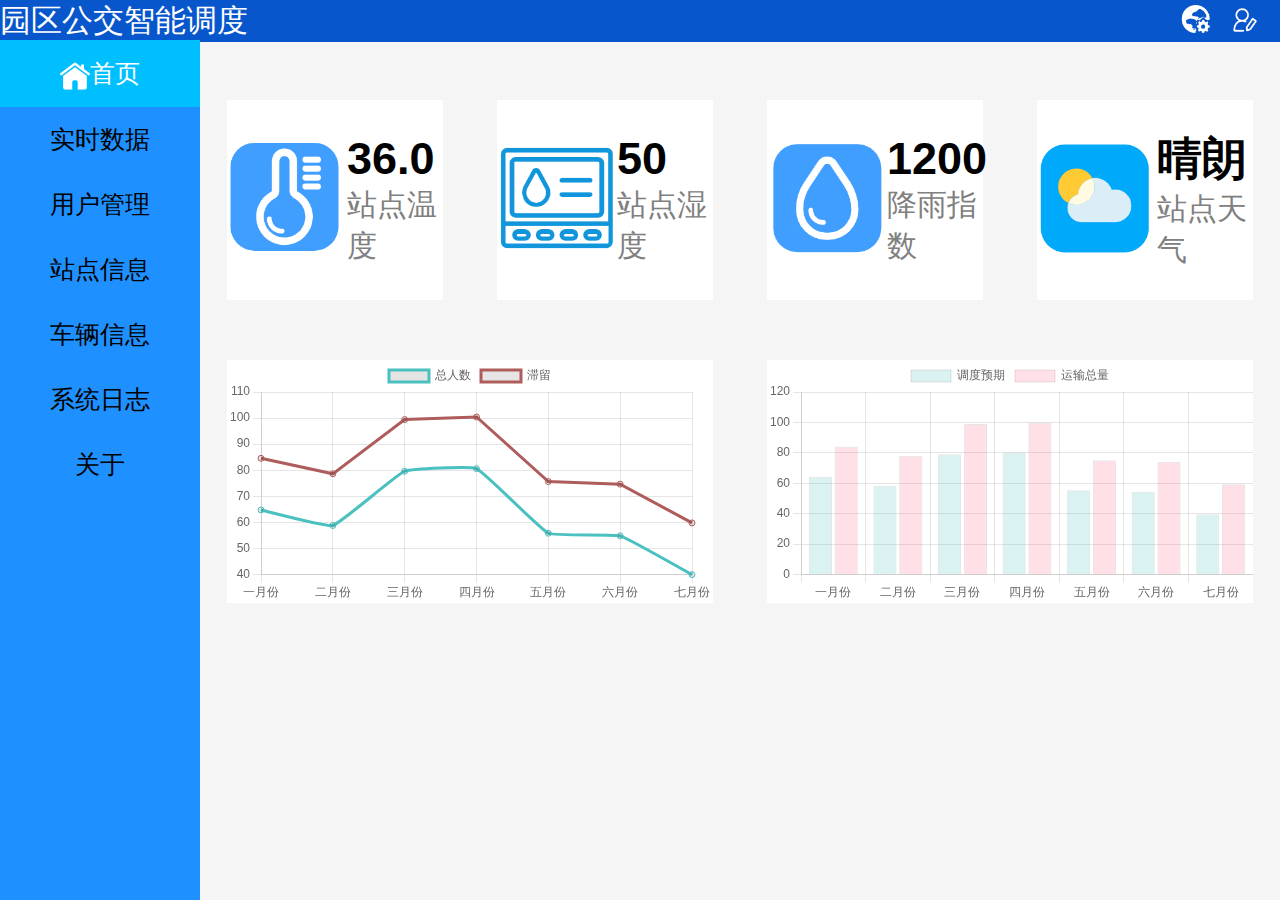
<file: src/main/resources/static/index.html>
<!DOCTYPE html>
<html lang="en" xmlns:th="http://www.thymeleaf.org">
<html>
  <link rel="stylesheet" href="./css/index.css" />
  <link rel="stylesheet" href="./css/fromcss.css" />
  <!-- <script src="https://cdn.staticfile.org/Chart.js/3.9.1/chart.js"></script> -->
  <head>
    <meta charset="UTF-8" />
    <title>智调度</title>
  </head>
  <body>
    <header>
      <a th:href="@{/index}">园区公交智能调度</a>
      <a href=""><img src="./img/用户管理.png" alt="" class="hicon" /></a>
      <a href=""><img src="./img/网站设置.png" alt="" class="hicon" /></a>
    </header>
    <div class="sidebar">
      <a class="active" th:href="@{/index}">
        <img src="./img/主页.png" class="icon" alt="" />首页</a
      >
      <a th:href="@{/showdata}"
        ><img src="./img/数据统计.png" alt="" class="icon" />实时数据</a
      >
      <a th:href="@{/user}"
        ><img src="./img/用户管理.png" alt="" class="icon" />用户管理</a
      >
      <a th:href="@{/station}"
        ><img src="./img//站点地图.png" alt="" class="icon" />站点信息</a
      >
      <a th:href="@{/bus}"
        ><img src="./img/公交.png" alt="" class="icon" />车辆信息</a
      >
      <a href="./log.html"
        ><img src="./img/系统日志-线.png" alt="" class="icon" />系统日志</a
      >
      <a href=""><img src="./img/关于.png" alt="" class="icon" />关于</a>
    </div>
    <div class="froms">
      <div class="datapic">
        <div class="datap2">
          <img src="./img/温度.png" alt="" class="icon3" />
        </div>
        <div class="dataw">
          <h1 th:text="${session.datashow.getTem()}">36.0</h1>
          <div class="data-font">站点温度</div>
        </div>
      </div>
      <div class="datapic">
        <div class="datap2">
          <img src="./img/温湿度.png" alt="" class="icon3" />
        </div>
        <div class="dataw">
          <h1 th:text="${session.datashow.getHum()}">50</h1>
          <div class="data-font">站点湿度</div>
        </div>
      </div>
      <div class="datapic">
        <div class="datap2">
          <img src="./img/液滴.png" alt="" class="icon3" />
        </div>
        <div class="dataw">
          <h1 th:text="${session.datashow.getRain()}">1200</h1>
          <div class="data-font">降雨指数</div>
        </div>
      </div>
      <div class="datapic">
        <div class="datap2">
          <img src="./img/天气.png" alt="" class="icon3" />
        </div>
        <div class="dataw">
          <h1>晴朗</h1>
          <div class="data-font">站点天气</div>
        </div>
      </div>
    </div>
    <div class="froms">
      <div class="datapic2">
        <canvas id="myChart" width="400" height="200"></canvas>
      </div>
      <div class="datapic2">
        <canvas id="myChart2" width="400" height="200"></canvas>
      </div>
    </div>
  </body>
  <script src="./js/Chart391.js"></script>
  <script src="./js/char.js"></script>
</html>
</file>
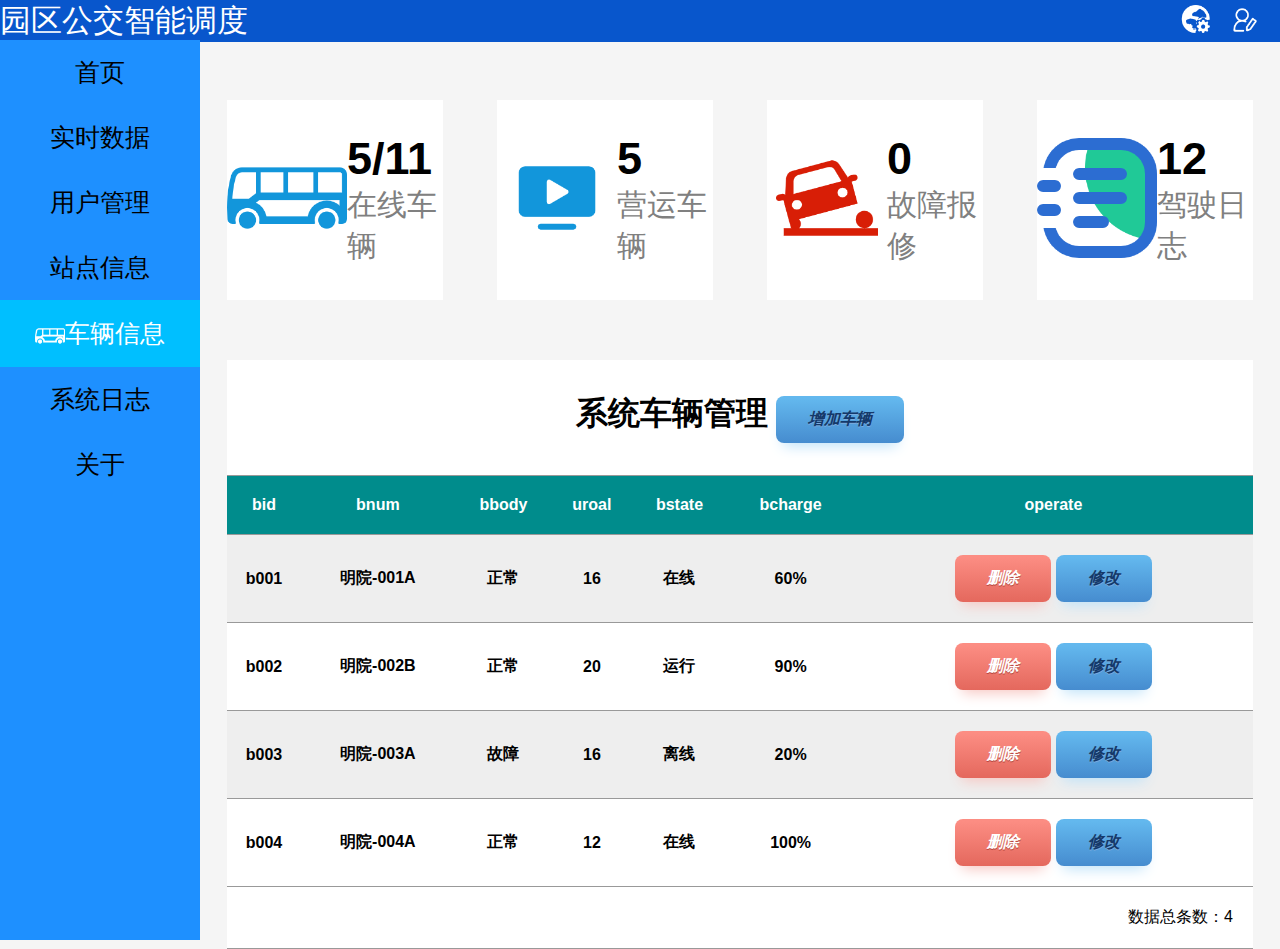
<file: src/main/resources/static/bus.html>
<!DOCTYPE html>
<html lang="en" xmlns:th="http://www.thymeleaf.org">
<html>
<link rel="stylesheet" href="./css/index.css" />
<link rel="stylesheet" href="./css/fromcss.css" />
<link rel="stylesheet" href="./css/tablecss.css" />
<head>
  <meta charset="UTF-8" />
</head>
<body>
<header>
  <a href="./index.html">园区公交智能调度</a>
  <a href=""><img src="./img/用户管理.png" alt="" class="hicon" /></a>
  <a href=""><img src="./img/网站设置.png" alt="" class="hicon" /></a>
</header>
<!-- 侧边栏开始  -->
<div class="sidebar">
  <a  th:href="@{/index}">
    <img src="./img/主页.png" class="icon" alt="" />首页</a
  >
  <a th:href="@{/showdata}"
  ><img src="./img/数据统计.png" alt="" class="icon" />实时数据</a
  >
  <a th:href="@{/user}"
  ><img src="./img/用户管理.png" alt="" class="icon" />用户管理</a
  >
  <a th:href="@{/station}"
  ><img src="./img//站点地图.png" alt="" class="icon" />站点信息</a
  >
  <a class="active" th:href="@{/bus}"
  ><img src="./img/公交.png" alt="" class="icon" />车辆信息</a
  >
  <a href="./log.html"
  ><img src="./img/系统日志-线.png" alt="" class="icon" />系统日志</a
  >
  <a href=""><img src="./img/关于.png" alt="" class="icon" />关于</a>
</div>
<!-- 侧边栏结束 -->
<!-- 一行四开始 -->
<div class="froms">
  <div class="datapic">
    <div class="datap2">
      <img src="./img/公交2.png" alt="" class="icon3" />
    </div>
    <div class="dataw">
      <h1>5/11</h1>
      <div class="data-font">在线车辆</div>
    </div>
  </div>
  <div class="datapic">
    <div class="datap2">
      <img src="./img/运行.png" alt="" class="icon3" />
    </div>
    <div class="dataw">
      <h1>5</h1>
      <div class="data-font">营运车辆</div>
    </div>
  </div>
  <div class="datapic">
    <div class="datap2">
      <img src="./img/车辆故障.png" alt="" class="icon3" />
    </div>
    <div class="dataw">
      <h1>0</h1>
      <div class="data-font">故障报修</div>
    </div>
  </div>
  <div class="datapic">
    <div class="datap2">
      <img src="./img/实时日志.png" alt="" class="icon3" />
    </div>
    <div class="dataw">
      <h1>12</h1>
      <div class="data-font">驾驶日志</div>
    </div>
  </div>
</div>
<!-- 一行四结束 -->
<!-- 一行一开始 -->
<div class="froms">
  <div class="datapic3">
    <table>
      <caption>
        系统车辆管理
        <a href="#" class="myButton2">增加车辆</a>
      </caption>
      <!-- S002	52	21	200	26.1154	177.3335	2023-06-22 04:45:55 -->
      <thead>
      <tr>
        <th>bid</th>
        <th>bnum</th>
        <th>bbody</th>
        <th>uroal</th>
        <th>bstate</th>
        <th>bcharge</th>
        <th>operate</th>
      </tr>
      </thead>
      <tbody>
      <tr>
        <th>b001</th>
        <th>明院-001A</th>
        <th>正常</th>
        <th>16</th>
        <th>在线</th>
        <th>60%</th>
        <th>
          <a href="#" class="myButton">删除</a>
          <a href="#" class="myButton2">修改</a>
        </th>
      </tr>
      <tr>
        <th>b002</th>
        <th>明院-002B</th>
        <th>正常</th>
        <th>20</th>
        <th>运行</th>
        <th>90%</th>
        <th>
          <a href="#" class="myButton">删除</a>
          <a href="#" class="myButton2">修改</a>
        </th>
      </tr>
      <tr>
        <th>b003</th>
        <th>明院-003A</th>
        <th>故障</th>
        <th>16</th>
        <th>离线</th>
        <th>20%</th>
        <th>
          <a href="#" class="myButton">删除</a>
          <a href="#" class="myButton2">修改</a>
        </th>
      </tr>
      <tr>
        <th>b004</th>
        <th>明院-004A</th>
        <th>正常</th>
        <th>12</th>
        <th>在线</th>
        <th>100%</th>
        <th>
          <a href="#" class="myButton">删除</a>
          <a href="#" class="myButton2">修改</a>
        </th>
      </tr>
      </tbody>
      <tfoot>
      <tr>
        <td colspan="7">数据总条数：4</td>
      </tr>
      </tfoot>
    </table>
  </div>
</div>
<!-- 一行一结束 -->
</body>
</html>
</file>
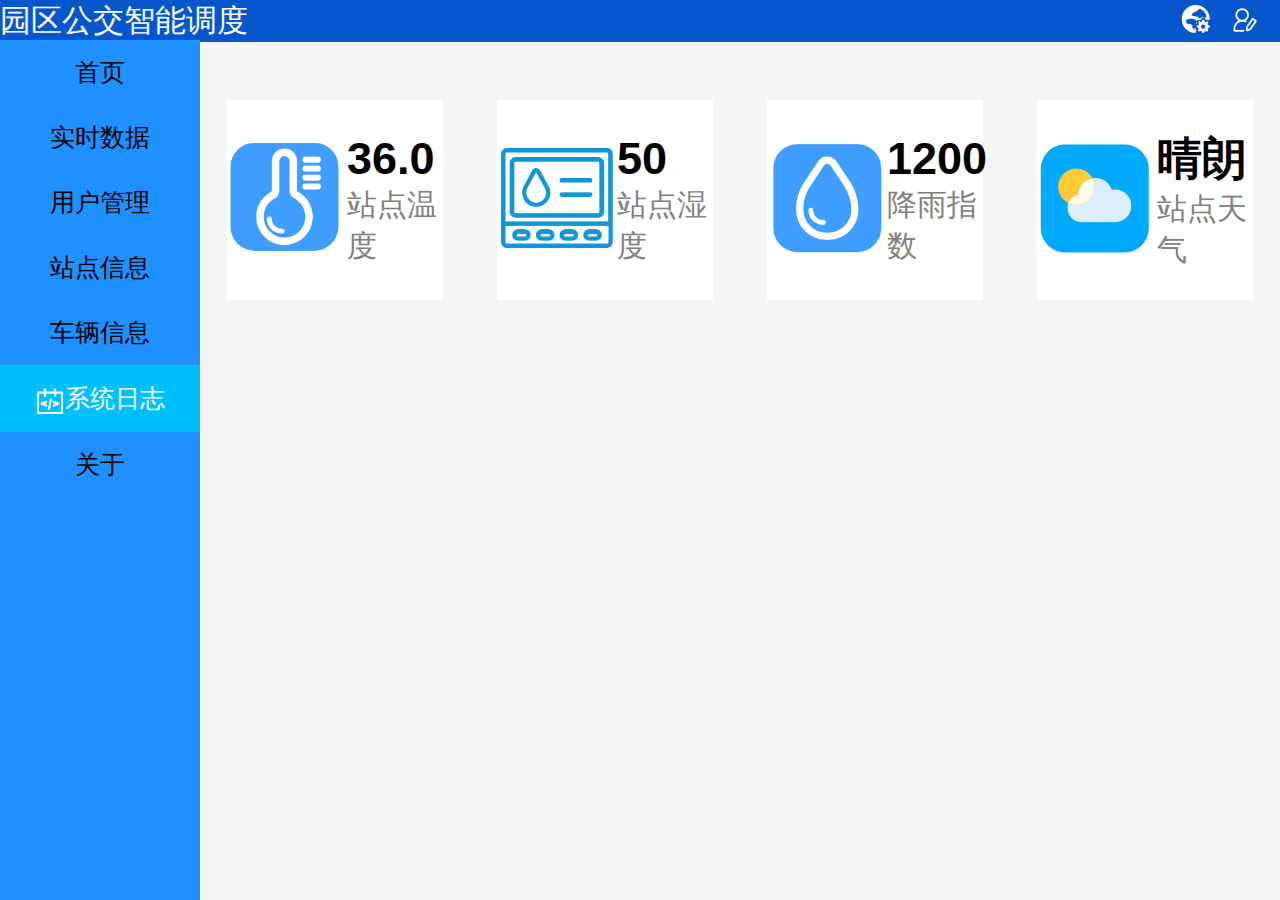
<file: src/main/resources/static/log.html>
<!DOCTYPE html>
<html>
  <link rel="stylesheet" href="./css/index.css" />
  <link rel="stylesheet" href="./css/fromcss.css" />
  <head>
    <meta charset="UTF-8" />
  </head>
  <body>
    <header>
      <a href="./index.html">园区公交智能调度</a>
      <a href=""><img src="./img/用户管理.png" alt="" class="hicon" /></a>
      <a href=""><img src="./img/网站设置.png" alt="" class="hicon" /></a>
    </header>
    <div class="sidebar">
      <a href="./index.html">
        <img src="./img/主页.png" class="icon" alt="" />首页</a
      >
      <a href="./showdata.html"
        ><img src="./img/数据统计.png" alt="" class="icon" />实时数据</a
      >
      <a href="./user.html"
        ><img src="./img/用户管理.png" alt="" class="icon" />用户管理</a
      >
      <a href="./station.html"
        ><img src="./img//站点地图.png" alt="" class="icon" />站点信息</a
      >
      <a href="./bus.html"
        ><img src="./img/公交.png" alt="" class="icon" />车辆信息</a
      >
      <a class="active" href="./log.html"
        ><img src="./img/系统日志-线.png" alt="" class="icon" />系统日志</a
      >
      <a href=""><img src="./img/关于.png" alt="" class="icon" />关于</a>
    </div>
    <!-- 一行四开始 -->
    <div class="froms">
      <div class="datapic">
        <div class="datap2">
          <img src="./img/温度.png" alt="" class="icon3" />
        </div>
        <div class="dataw">
          <h1>36.0</h1>
          <div class="data-font">站点温度</div>
        </div>
      </div>
      <div class="datapic">
        <div class="datap2">
          <img src="./img/温湿度.png" alt="" class="icon3" />
        </div>
        <div class="dataw">
          <h1>50</h1>
          <div class="data-font">站点湿度</div>
        </div>
      </div>
      <div class="datapic">
        <div class="datap2">
          <img src="./img/液滴.png" alt="" class="icon3" />
        </div>
        <div class="dataw">
          <h1>1200</h1>
          <div class="data-font">降雨指数</div>
        </div>
      </div>
      <div class="datapic">
        <div class="datap2">
          <img src="./img/天气.png" alt="" class="icon3" />
        </div>
        <div class="dataw">
          <h1>晴朗</h1>
          <div class="data-font">站点天气</div>
        </div>
      </div>
    </div>
    <!-- 一行四结束 -->
  </body>
</html>
</file>
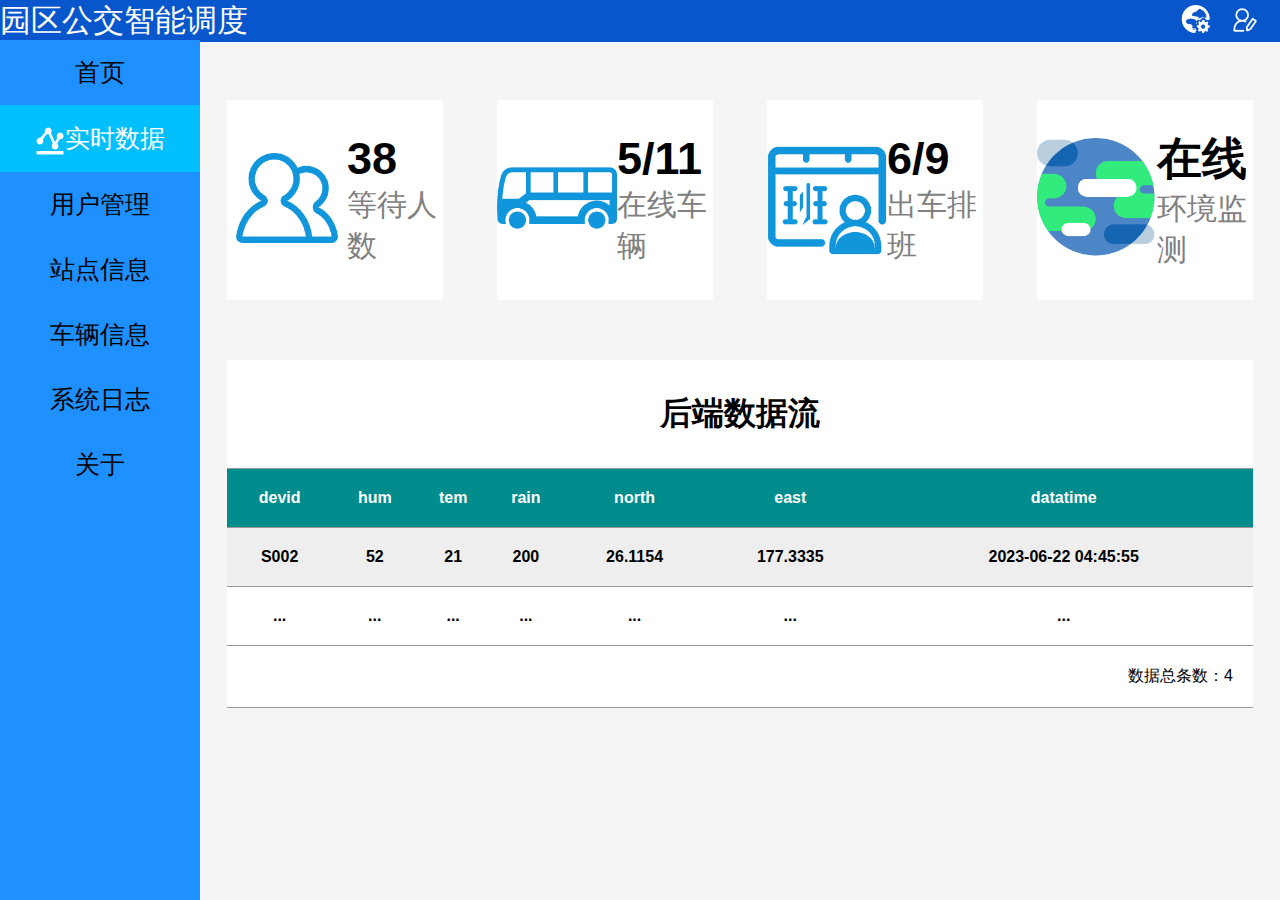
<file: src/main/resources/static/showdata.html>
<!DOCTYPE html>
<html lang="en" xmlns:th="http://www.thymeleaf.org">
<html>
  <link rel="stylesheet" href="./css/index.css" />
  <link rel="stylesheet" href="./css/fromcss.css" />
  <link rel="stylesheet" href="./css/tablecss.css" />
  <head>
    <meta charset="UTF-8" />
  </head>
  <body>
    <header>
      <a href="./index.html">园区公交智能调度</a>
      <a href=""><img src="./img/用户管理.png" alt="" class="hicon" /></a>
      <a href=""><img src="./img/网站设置.png" alt="" class="hicon" /></a>
    </header>
    <div class="sidebar">
      <a  th:href="@{/index}">
        <img src="./img/主页.png" class="icon" alt="" />首页</a
      >
      <a class="active" th:href="@{/showdata}"
      ><img src="./img/数据统计.png" alt="" class="icon" />实时数据</a
      >
      <a th:href="@{/user}"
      ><img src="./img/用户管理.png" alt="" class="icon" />用户管理</a
      >
      <a th:href="@{/station}"
      ><img src="./img//站点地图.png" alt="" class="icon" />站点信息</a
      >
      <a th:href="@{/bus}"
      ><img src="./img/公交.png" alt="" class="icon" />车辆信息</a
      >
      <a href="./log.html"
        ><img src="./img/系统日志-线.png" alt="" class="icon" />系统日志</a
      >
      <a href=""><img src="./img/关于.png" alt="" class="icon" />关于</a>
    </div>
    <!-- 一行四开始 -->
    <div class="froms">
      <div class="datapic">
        <div class="datap2">
          <img src="./img/预设人员.png" alt="" class="icon3" />
        </div>
        <div class="dataw">
          <h1>38</h1>
          <div class="data-font">等待人数</div>
        </div>
      </div>
      <div class="datapic">
        <div class="datap2">
          <img src="./img/公交2.png" alt="" class="icon3" />
        </div>
        <div class="dataw">
          <h1>5/11</h1>
          <div class="data-font">在线车辆</div>
        </div>
      </div>
      <div class="datapic">
        <div class="datap2">
          <img src="./img/司机排班.png" alt="" class="icon3" />
        </div>
        <div class="dataw">
          <h1>6/9</h1>
          <div class="data-font">出车排班</div>
        </div>
      </div>
      <div class="datapic">
        <div class="datap2">
          <img src="./img/16global.png" alt="" class="icon3" />
        </div>
        <div class="dataw">
          <h1>在线</h1>
          <div class="data-font">环境监测</div>
        </div>
      </div>
    </div>
    <!-- 一行四结束 -->
    <!-- 一行一开始 -->
    <div class="froms">
      <div class="datapic3">
        <table>
          <caption>
            后端数据流
          </caption>
          <!-- S002	52	21	200	26.1154	177.3335	2023-06-22 04:45:55 -->
          <thead>
            <tr>
              <th>devid</th>
              <th>hum</th>
              <th>tem</th>
              <th>rain</th>
              <th>north</th>
              <th>east</th>
              <th>datatime</th>
            </tr>
          </thead>
          <tbody>
            <tr th:each="datalist3 :${datalist3}">
              <th th:text="${datalist3.devid}">S002</th>
              <th th:text="${datalist3.hum}">52</th>
              <th th:text="${datalist3.tem}">21</th>
              <th th:text="${datalist3.rain}">200</th>
              <th th:text="${datalist3.north}">26.1154</th>
              <th th:text="${datalist3.east}">177.3335</th>
              <th th:text="${datalist3.datatime}">2023-06-22 04:45:55</th>
            </tr>

            <tr>
              <th>...</th>
              <th>...</th>
              <th>...</th>
              <th>...</th>
              <th>...</th>
              <th>...</th>
              <th>...</th>
            </tr>
          </tbody>
          <tfoot>
            <tr>
              <td colspan="7">数据总条数：4</td>
            </tr>
          </tfoot>
        </table>
      </div>
    </div>
    <!-- 一行一结束 -->
  </body>
</html>
</file>
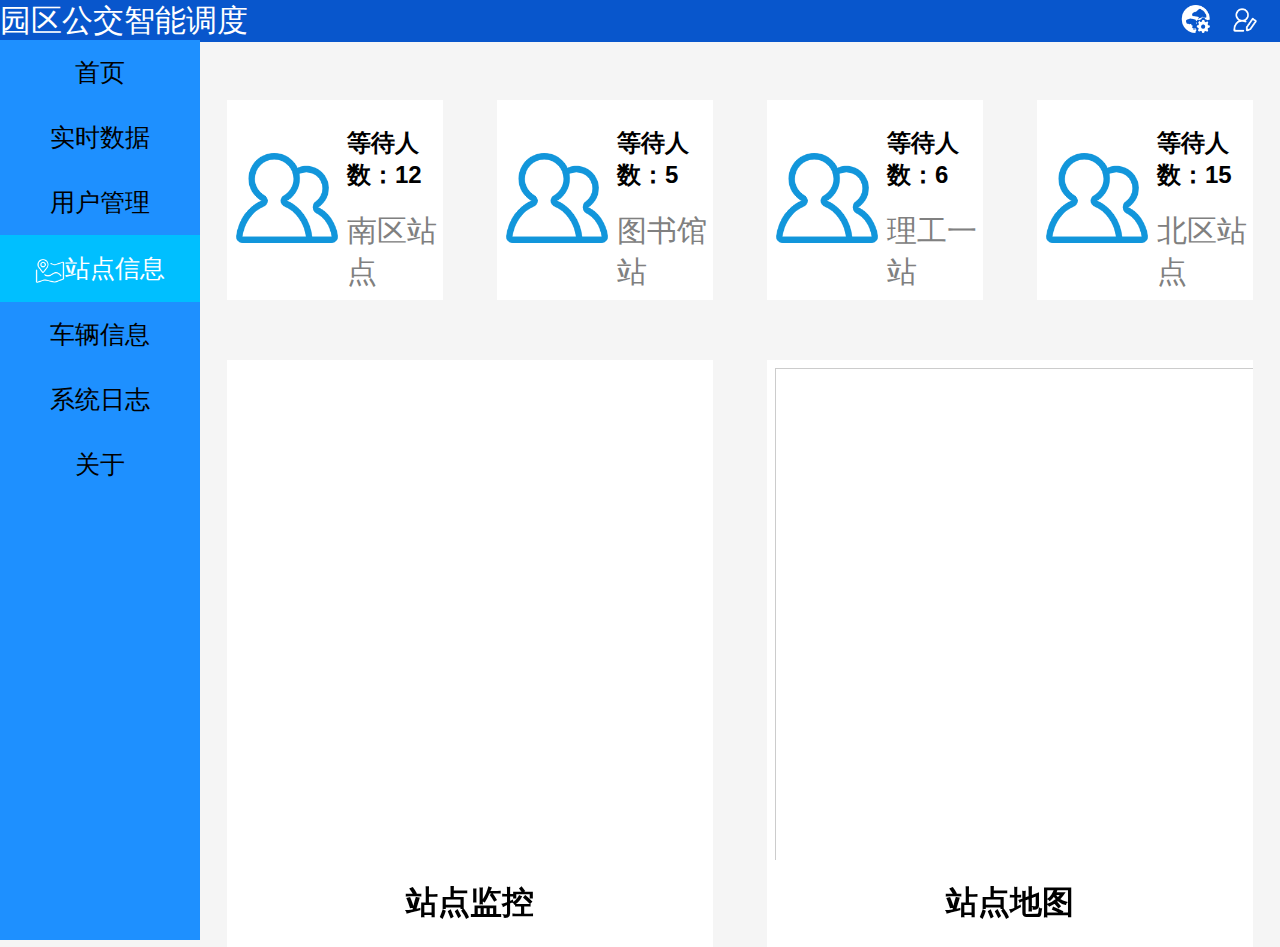
<file: src/main/resources/static/station.html>
<!DOCTYPE html>
<html lang="en" xmlns:th="http://www.thymeleaf.org">
<html>
  <link rel="stylesheet" href="./css/index.css" />
  <link rel="stylesheet" href="./css/fromcss.css" />
  <head>
    <meta charset="UTF-8" />
  </head>
  <body>
    <header>
      <a href="./index.html">园区公交智能调度</a>
      <a href=""><img src="./img/用户管理.png" alt="" class="hicon" /></a>
      <a href=""><img src="./img/网站设置.png" alt="" class="hicon" /></a>
    </header>
    <div class="sidebar">
      <a  th:href="@{/index}">
        <img src="./img/主页.png" class="icon" alt="" />首页</a
      >
      <a th:href="@{/showdata}"
      ><img src="./img/数据统计.png" alt="" class="icon" />实时数据</a
      >
      <a th:href="@{/user}"
      ><img src="./img/用户管理.png" alt="" class="icon" />用户管理</a
      >
      <a class="active" th:href="@{/station}"
      ><img src="./img//站点地图.png" alt="" class="icon" />站点信息</a
      >
      <a th:href="@{/bus}"
      ><img src="./img/公交.png" alt="" class="icon" />车辆信息</a
      >
      <a href="./log.html"
        ><img src="./img/系统日志-线.png" alt="" class="icon" />系统日志</a
      >
      <a href=""><img src="./img/关于.png" alt="" class="icon" />关于</a>
    </div>

    <!-- 一行四开始 -->
    <div class="froms">
      <div class="datapic">
        <div class="datap2">
          <img src="./img/预设人员.png" alt="" class="icon3" />
        </div>
        <div class="dataw">
          <h2>等待人数：12</h2>
          <div class="data-font">南区站点</div>
        </div>
      </div>
      <div class="datapic">
        <div class="datap2">
          <img src="./img/预设人员.png" alt="" class="icon3" />
        </div>
        <div class="dataw">
          <h2>等待人数：5</h2>
          <div class="data-font">图书馆站</div>
        </div>
      </div>
      <div class="datapic">
        <div class="datap2">
          <img src="./img/预设人员.png" alt="" class="icon3" />
        </div>
        <div class="dataw">
          <h2>等待人数：6</h2>
          <div class="data-font">理工一站</div>
        </div>
      </div>
      <div class="datapic">
        <div class="datap2">
          <img src="./img/预设人员.png" alt="" class="icon3" />
        </div>
        <div class="dataw">
          <h2>等待人数：15</h2>
          <div class="data-font">北区站点</div>
        </div>
      </div>
    </div>
    <!-- 一行四结束 -->
    <!-- 一行二大开始 -->
    <div class="froms">
      <div class="datapic2">
        <iframe
          src="http://192.168.139.120"
          frameborder="0"
          class="iframe-view"
          noresize="noresize"
        ></iframe>
        <h1 class="textshow">站点监控</h1>
      </div>
      <div class="datapic2">
        <iframe
          src="./s-map.html"
          frameborder="0"
          class="iframe-view"
          noresize="noresize"
        ></iframe>
        <h1 class="textshow">站点地图</h1>
      </div>
    </div>
    <!-- 一行二大结束 -->
  </body>
</html>
</file>
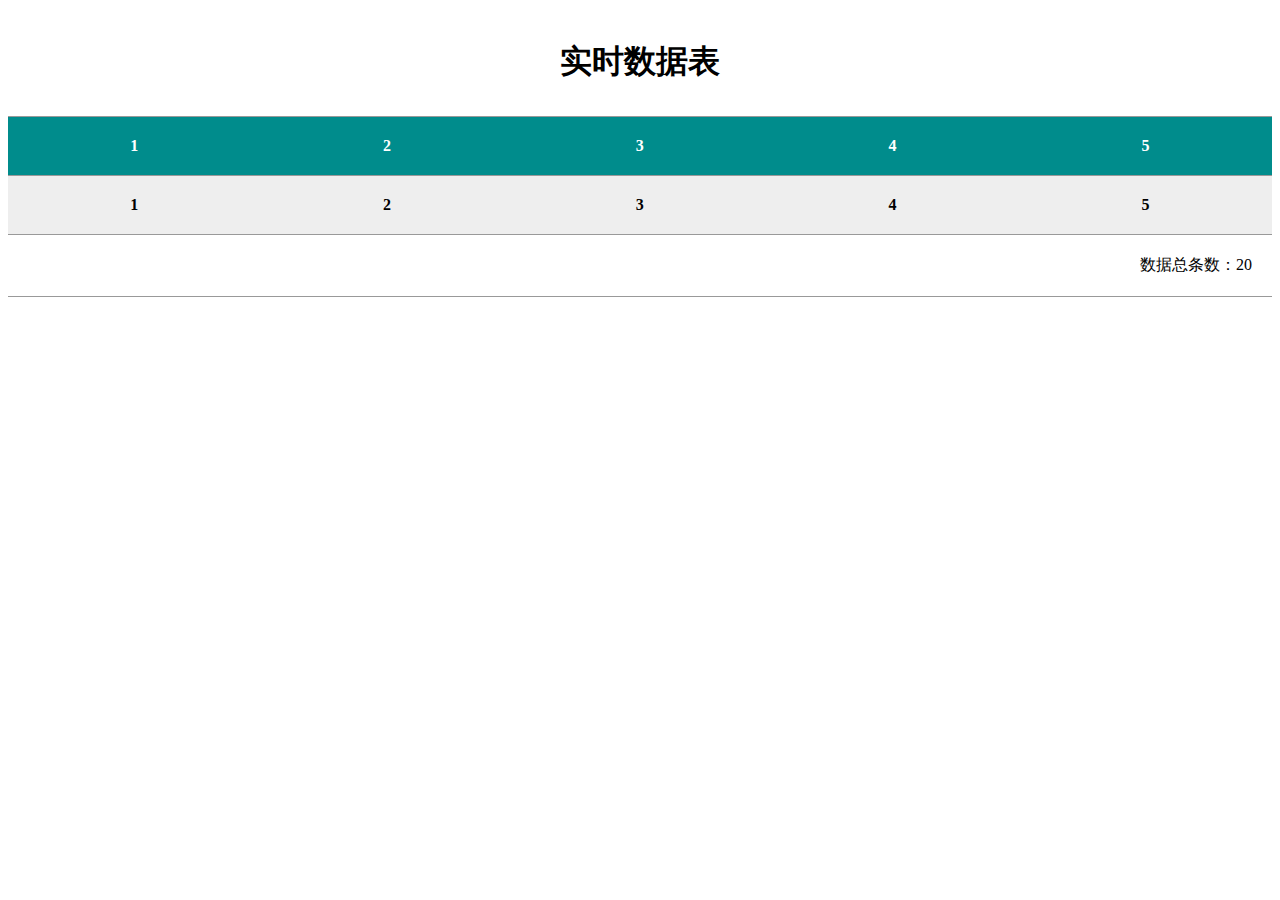
<file: src/main/resources/static/test.html>
<!DOCTYPE html>
<html lang="en" xmlns:th="http://www.thymeleaf.org">
<html lang="en">
  <head>
    <meta charset="UTF-8" />
    <meta name="viewport" content="width=device-width, initial-scale=1.0" />
    <title>Document</title>
    <link rel="stylesheet" href="./css/tablecss.css" />
  </head>
  <body>
    <table>
      <caption>
        实时数据表
      </caption>
      <thead>
        <tr>
          <th>1</th>
          <th>2</th>
          <th>3</th>
          <th>4</th>
          <th>5</th>
        </tr>
      </thead>
      <tbody>
        <tr>
          <th>1</th>
          <th>2</th>
          <th>3</th>
          <th>4</th>
          <th>5</th>
        </tr>
      </tbody>
      <tfoot>
        <tr>
          <td colspan="5">数据总条数：20</td>
        </tr>
      </tfoot>
    </table>
  </body>
</html>
</file>
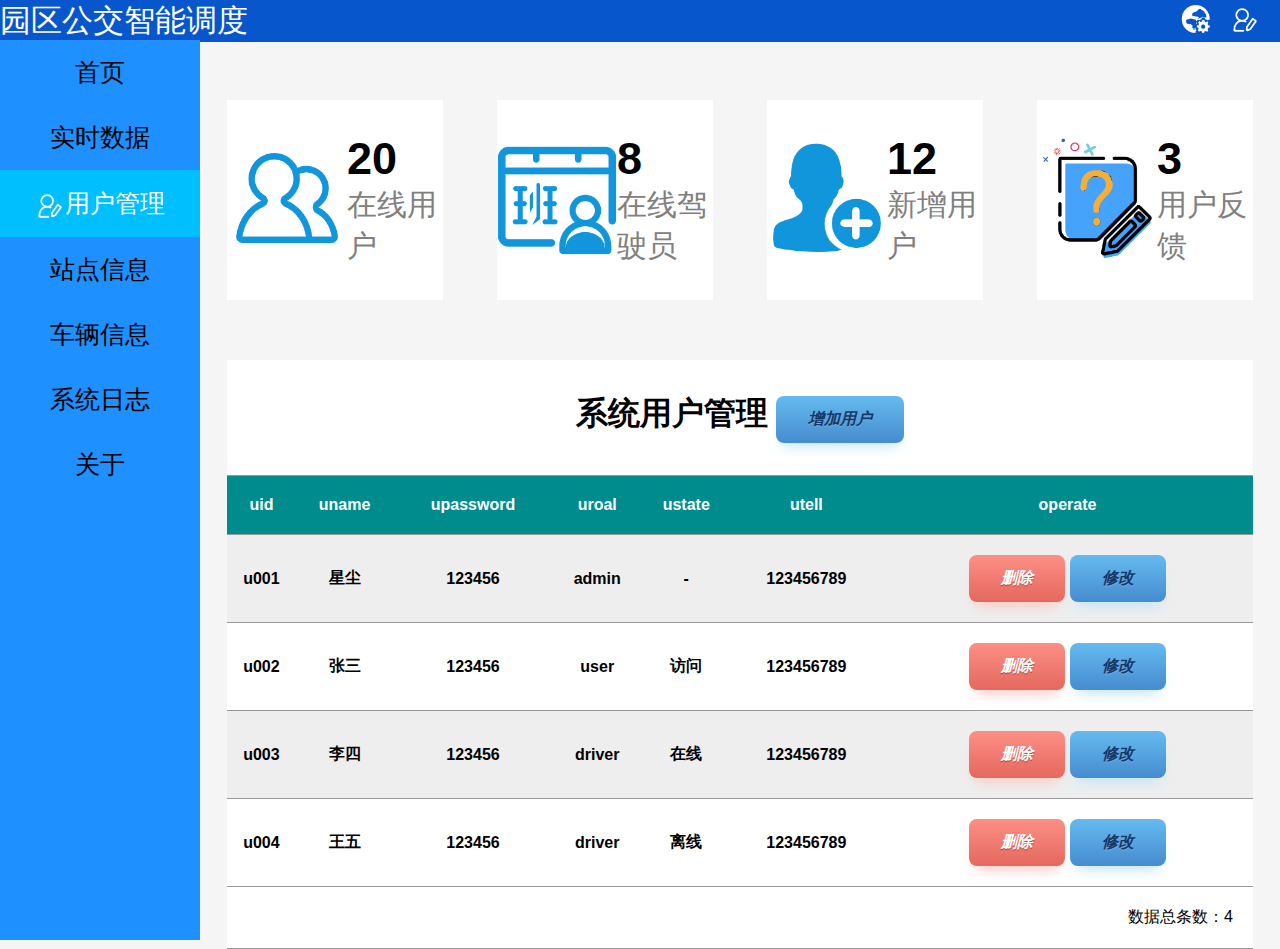
<file: src/main/resources/static/user.html>
<!DOCTYPE html>
<html lang="en" xmlns:th="http://www.thymeleaf.org">
<html>
  <link rel="stylesheet" href="./css/index.css" />
  <link rel="stylesheet" href="./css/fromcss.css" />
  <link rel="stylesheet" href="./css/tablecss.css" />
  <head>
    <meta charset="UTF-8" />
  </head>
  <body>
    <header>
      <a href="./index.html">园区公交智能调度</a>
      <a href=""><img src="./img/用户管理.png" alt="" class="hicon" /></a>
      <a href=""><img src="./img/网站设置.png" alt="" class="hicon" /></a>
    </header>
    <div class="sidebar">
      <a  th:href="@{/index}">
        <img src="./img/主页.png" class="icon" alt="" />首页</a
      >
      <a th:href="@{/showdata}"
      ><img src="./img/数据统计.png" alt="" class="icon" />实时数据</a
      >
      <a class="active" th:href="@{/user}"
      ><img src="./img/用户管理.png" alt="" class="icon" />用户管理</a
      >
      <a th:href="@{/station}"
      ><img src="./img//站点地图.png" alt="" class="icon" />站点信息</a
      >
      <a th:href="@{/bus}"
      ><img src="./img/公交.png" alt="" class="icon" />车辆信息</a
      >
      <a href="./log.html"
        ><img src="./img/系统日志-线.png" alt="" class="icon" />系统日志</a
      >
      <a href=""><img src="./img/关于.png" alt="" class="icon" />关于</a>
    </div>
    <!-- 一行四开始 -->
    <div class="froms">
      <div class="datapic">
        <div class="datap2">
          <img src="./img/预设人员.png" alt="" class="icon3" />
        </div>
        <div class="dataw">
          <h1>20</h1>
          <div class="data-font">在线用户</div>
        </div>
      </div>
      <div class="datapic">
        <div class="datap2">
          <img src="./img/司机排班.png" alt="" class="icon3" />
        </div>
        <div class="dataw">
          <h1>8</h1>
          <div class="data-font">在线驾驶员</div>
        </div>
      </div>
      <div class="datapic">
        <div class="datap2">
          <img src="./img/添加用户.png" alt="" class="icon3" />
        </div>
        <div class="dataw">
          <h1>12</h1>
          <div class="data-font">新增用户</div>
        </div>
      </div>
      <div class="datapic">
        <div class="datap2">
          <img src="./img/反馈.png" alt="" class="icon3" />
        </div>
        <div class="dataw">
          <h1>3</h1>
          <div class="data-font">用户反馈</div>
        </div>
      </div>
    </div>
    <!-- 一行四结束 -->
    <!-- 一行一开始 -->
    <div class="froms">
      <div class="datapic3">
        <table>
          <caption>
            系统用户管理
            <a href="#" class="myButton2">增加用户</a>
          </caption>
          <!-- S002	52	21	200	26.1154	177.3335	2023-06-22 04:45:55 -->
          <thead>
            <tr>
              <th>uid</th>
              <th>uname</th>
              <th>upassword</th>
              <th>uroal</th>
              <th>ustate</th>
              <th>utell</th>
              <th>operate</th>
            </tr>
          </thead>
          <tbody>
            <tr>
              <th>u001</th>
              <th>星尘</th>
              <th>123456</th>
              <th>admin</th>
              <th>-</th>
              <th>123456789</th>
              <th>
                <a href="#" class="myButton">删除</a>
                <a href="#" class="myButton2">修改</a>
              </th>
            </tr>
            <tr>
              <th>u002</th>
              <th>张三</th>
              <th>123456</th>
              <th>user</th>
              <th>访问</th>
              <th>123456789</th>
              <th>
                <a href="#" class="myButton">删除</a>
                <a href="#" class="myButton2">修改</a>
              </th>
            </tr>
            <tr>
              <th>u003</th>
              <th>李四</th>
              <th>123456</th>
              <th>driver</th>
              <th>在线</th>
              <th>123456789</th>
              <th>
                <a href="#" class="myButton">删除</a>
                <a href="#" class="myButton2">修改</a>
              </th>
            </tr>
            <tr>
              <th>u004</th>
              <th>王五</th>
              <th>123456</th>
              <th>driver</th>
              <th>离线</th>
              <th>123456789</th>
              <th>
                <a href="#" class="myButton">删除</a>
                <a href="#" class="myButton2">修改</a>
              </th>
            </tr>
          </tbody>
          <tfoot>
            <tr>
              <td colspan="7">数据总条数：4</td>
            </tr>
          </tfoot>
        </table>
      </div>
    </div>
    <!-- 一行一结束 -->
  </body>
</html>
</file>
<file: src/main/resources/static/css/index.css>
body {
  margin: 0;
  font-family: "Lato", sans-serif;
  margin-top: 40px;
  background-color: whitesmoke;
}
header {
  width: 100%;
  position: fixed;
  top: 0px;
  left: 0px;
  font-size: 31px;
  color: aliceblue;
  display: inline-block;
  background-color: rgb(8, 86, 204);
}
header a {
  color: white;
  text-decoration: none;
}
.icon {
  height: 30px;
  width: 30px;
  margin-top: 5px;
  display: none;
}
.hicon {
  height: 30px;
  width: 30px;
  float: right;
  margin-right: 20px;
  margin-top: 5px;
}
.sidebar {
  margin: 0;
  padding: 0;
  width: 200px;
  background-color: #1e90ff;
  position: fixed;
  height: 100%;
  font-size: 25px;
  overflow: auto;
}

.sidebar a {
  color: black;
  padding: 16px;
  text-decoration: none;
  display: flex;
  justify-content: center;
  align-items: center;
}

.sidebar a.active {
  background-color: #00bfff;
  color: white ;
  .icon {
    display: block;
  }
}

.sidebar a:hover:not(.active) {
  background-color: #00bfff;
  color: white;
  .icon {
    display: block;
  }
}

div.content {
  margin-left: 200px;
  padding: 1px 16px;
  height: 1000px;
}

@media screen and (max-width: 700px) {
  .sidebar {
    width: 100%;
    height: auto;
    position: relative;
  }
  .sidebar a {
    float: left;
  }
  div.content {
    margin-left: 0;
  }
}

@media screen and (max-width: 400px) {
  .sidebar a {
    text-align: center;
    float: none;
  }
}
</file>
<file: src/main/resources/static/css/fromcss.css>
.froms {
  display: flex;
  margin-left: 200px;
  flex-direction: row;
  justify-content: space-around;
  height: 100%;
}
.datapic {
  width: 20%;
  height: 200px;
  background-color: white;
  margin-top: 60px;
  display: flex;
  flex-direction: row;
  justify-content: space-around;
  align-items: center;
}

.datapic2 {
  width: 45%;
  height: auto;
  background-color: white;
  margin-top: 60px;
  display: flex;
  flex-direction: column;
  justify-content: center;
}
.datapic3 {
  width: 95%;
  height: auto;
  background-color: white;
  margin-top: 60px;
  display: flex;
  flex-direction: column;
  justify-content: center;
}
.iframe-view {
  width: 100%;
  height: 500px;
}

.textshow {
  display: inline-block;
  text-align: center;
}
.icon3 {
  height: 120px;
  width: 120px;
}
.datapic:hover .icon3 {
  height: 140px;
  width: 140px;
}
.datapic:hover {
  width: 22%;
  height: 200px;
  background-color: rgb(191, 238, 234);
  margin-top: 60px;
  display: flex;
  flex-direction: row;
  justify-content: space-around;
  align-items: center;
}
.dataw h1 {
  padding: 0;
  margin: 0;
  font-size: 45px;
}
.data-font {
  font-size: 30px;
  display: inline-block;
  color: gray;
}
</file>
<file: src/main/resources/static/css/tablecss.css>
table {
  width: 100%;
  border-collapse: collapse;
}

table caption {
  font-size: 2em;
  font-weight: bold;
  margin: 1em 0;
}

th,
td {
  border: 1px solid #999;
  text-align: center;
  border-left: none;
  border-right: none;
  padding: 20px 0;
}

table thead tr {
  background-color: #008c8c;
  color: #fff;
}

table tbody tr:nth-child(odd) {
  background-color: #eee;
}

table tbody tr:hover {
  background-color: #ccc;
}

table tbody tr td:first-child {
  color: #f40;
}

table tfoot tr td {
  text-align: right;
  padding-right: 20px;
}
.myButton {
  box-shadow: 0px 10px 14px -7px #f7c5c0;
  background: linear-gradient(to bottom, #fc8d83 5%, #e4685d 100%);
  background-color: #fc8d83;
  border-radius: 8px;
  display: inline-block;
  cursor: pointer;
  color: #ffffff;
  font-family: Arial;
  font-size: 16px;
  font-weight: bold;
  font-style: italic;
  padding: 13px 32px;
  text-decoration: none;
  text-shadow: 0px 1px 0px #b23e35;
}
.myButton:hover {
  background: linear-gradient(to bottom, #e4685d 5%, #fc8d83 100%);
  background-color: #e4685d;
}
.myButton:active {
  position: relative;
  top: 1px;
}

.myButton2 {
  box-shadow: 0px 10px 14px -7px #bee2f9;
  background: linear-gradient(to bottom, #63b8ee 5%, #468ccf 100%);
  background-color: #63b8ee;
  border-radius: 8px;
  display: inline-block;
  cursor: pointer;
  color: #14396a;
  font-family: Arial;
  font-size: 16px;
  font-weight: bold;
  font-style: italic;
  padding: 13px 32px;
  text-decoration: none;
  text-shadow: 0px 1px 0px #7cacde;
}
.myButton2:hover {
  background: linear-gradient(to bottom, #468ccf 5%, #63b8ee 100%);
  background-color: #468ccf;
}
.myButton2:active {
  position: relative;
  top: 1px;
}
</file>
